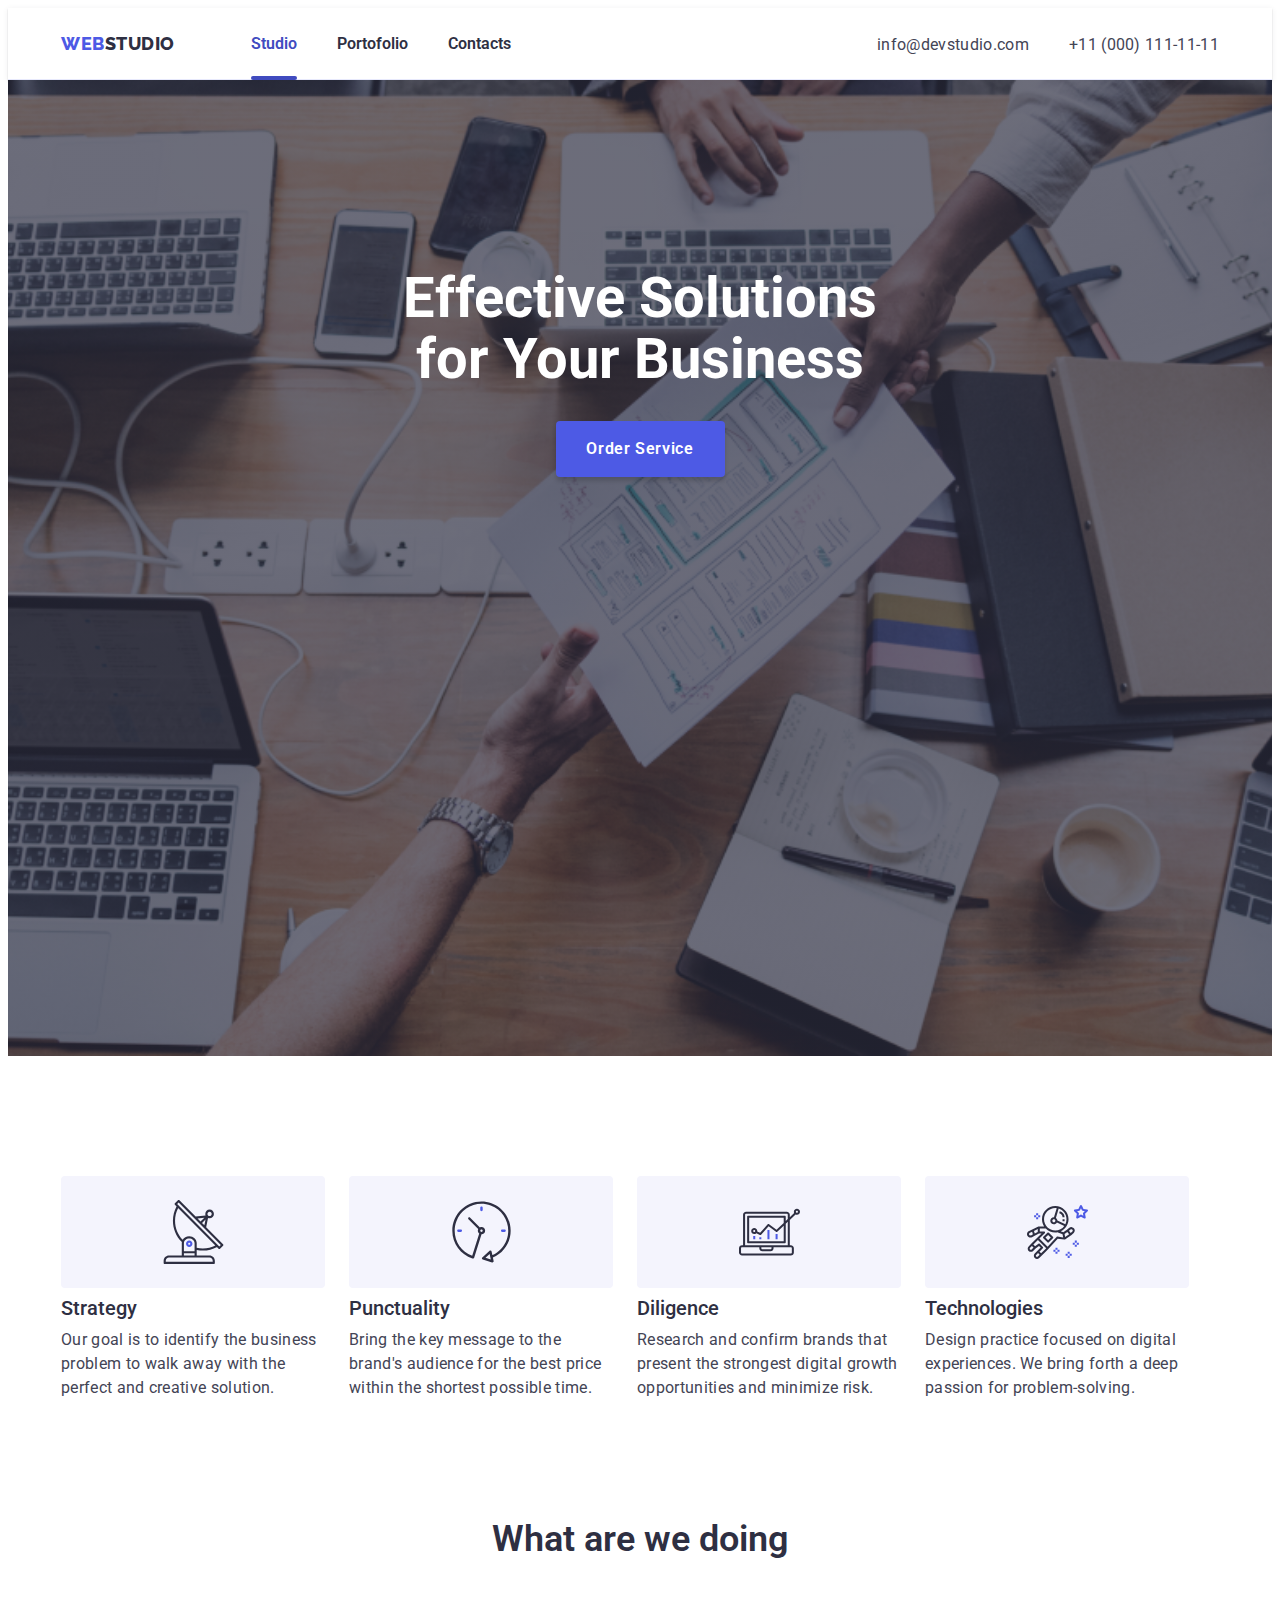
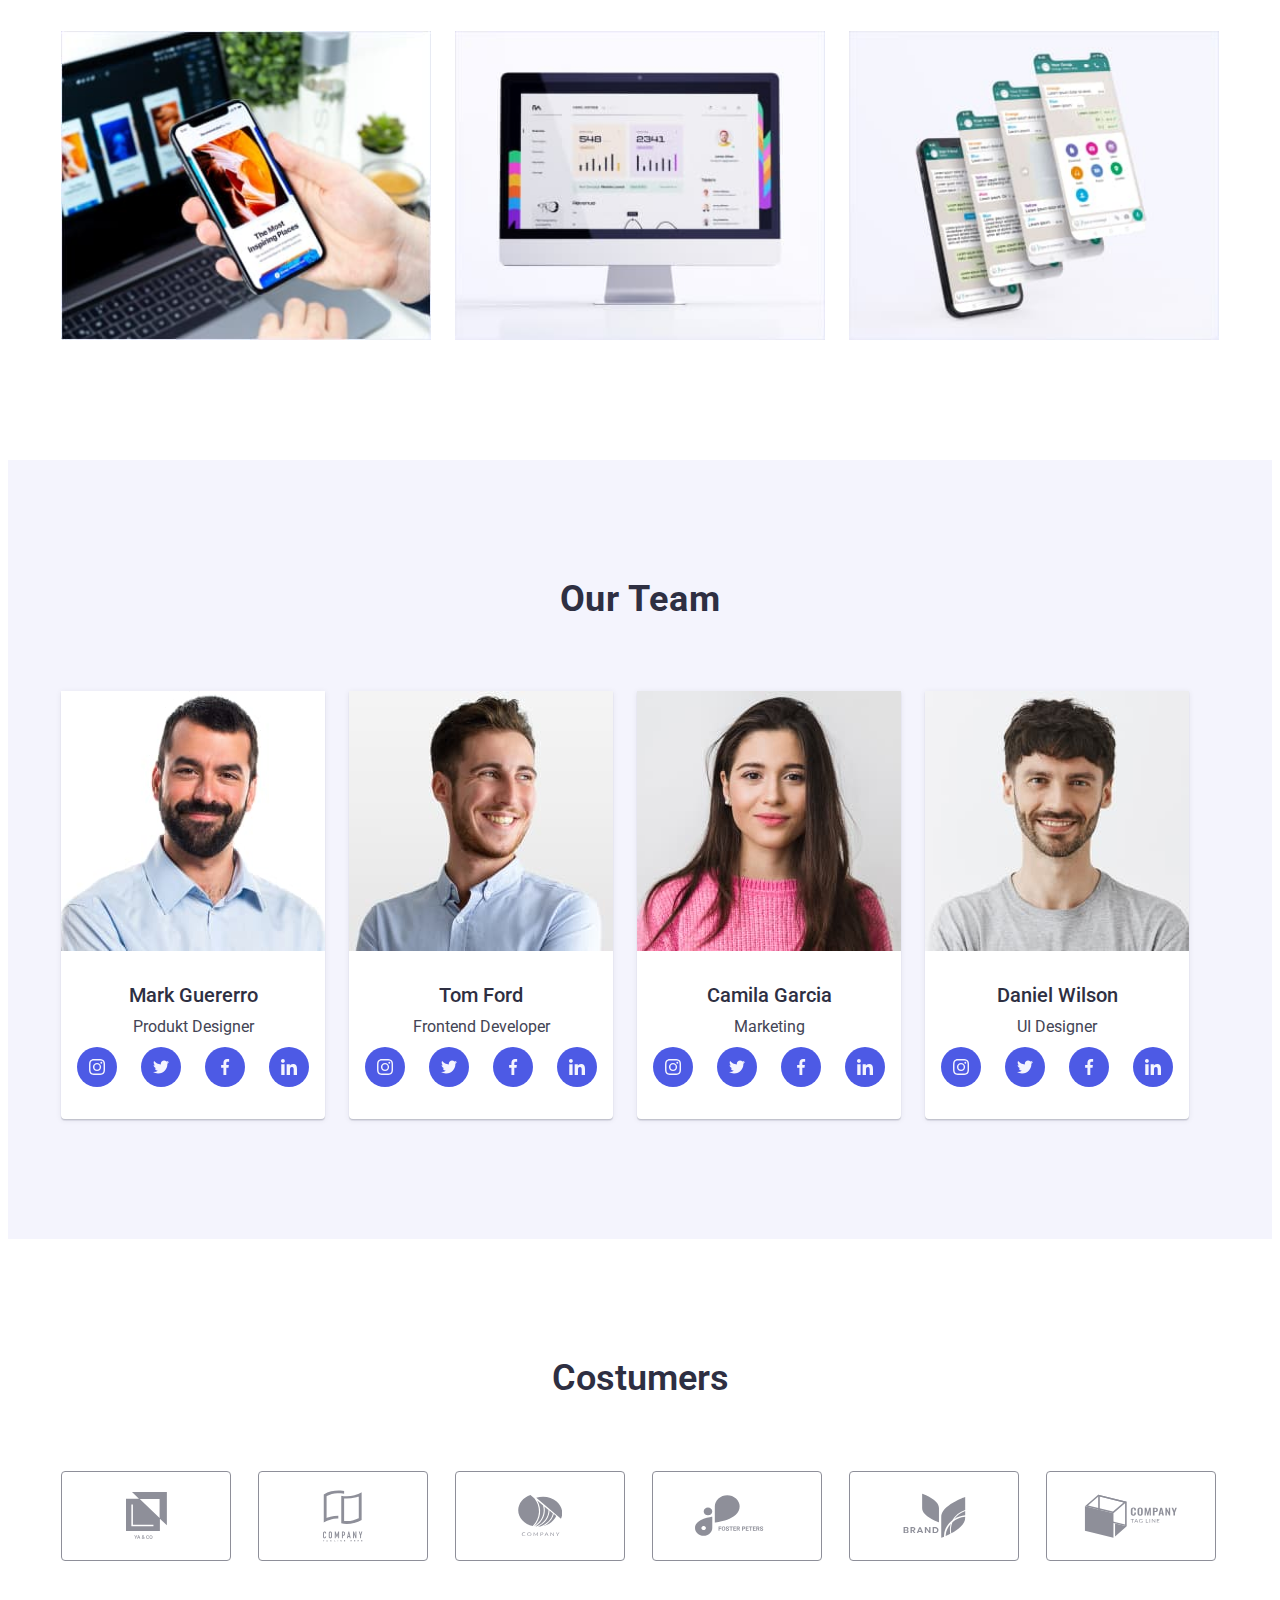
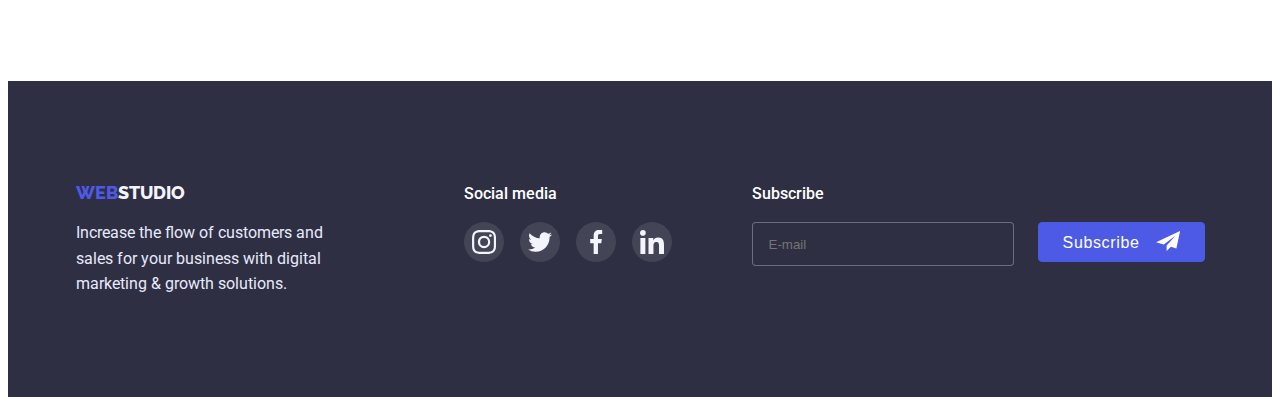
<file: index.html>
<!DOCTYPE html>
<html lang="en">
  <head>
    <meta charset="UTF-8" />
    <meta http-equiv="X-UA-Compatible" content="IE=edge" />
    <meta name="viewport" content="width=device-width, initial-scale=1.0" />
    <title>Studio</title>
    <link
      href="https://fonts.googleapis.com/css2?family=Raleway:wght@800&family=Roboto:wght@400;500;700;900&display=swap"
      rel="stylesheet"
    />
    <link rel="stylesheet" href="https://cdnjs.cloudflare.com/ajax/libs/modern-normalize/1.1.0/modern-normalize.min.css" integrity="sha512-wpPYUAdjBVSE4KJnH1VR1HeZfpl1ub8YT/NKx4PuQ5NmX2tKuGu6U/JRp5y+Y8XG2tV+wKQpNHVUX03MfMFn9Q==" crossorigin="anonymous" referrerpolicy="no-referrer" />
    <link rel="stylesheet" href="./css/mobile.css">
    <link rel="stylesheet" href="./css/tablet.css">
    <link rel="stylesheet" href="./css/desktop.css">
  </head>
  <body>
    <!--Shapka-->
    <header class="header">
    <div class="container">
      <nav class="navigator">
        <a href="./index.html" class="logo"
          >web<span class="studio-up">studio</span></a
        >
        <ul class="menu">
          <li class="menu-item"><a href="./index.html" class="menu-link link current">Studio</a></li>
          <li class="menu-item"><a href="./portfolio.html" class="menu-link link">Portofolio</a></li>
          <li class="menu-item"><a href="" class="menu-link link">Contacts</a></li>
        </ul>
      </nav>
      <ul class="menu-tel-mail">
        <li class="tel-mail-item">
          <a href="mailto:info@devstudio.com" class="tel-mail-link"
            >info@devstudio.com</a
          >
        </li>
        <li class="tel-mail-item">
          <a href="tel:+110001111111" class="tel-mail-link">+11 (000) 111-11-11</a>
        </li>
      </ul>
      <button type="button" class="menu-open is-hidden" data-menu-open >
          <svg class="menu-open-icon" width="30" height="19">
            <use href="./images/icons.svg#icon-hamburger"></use>
          </svg>
        </button> 
      </div>
      <div class="mob-menu is-hidden" data-menu>
        <button type="button" class="mob-close-btn" data-menu-close>
          <svg class="cross-mob-close-button-icon" width="8" height="8">
            <use href="./images/icons.svg#icon-close-black"></use> 
          </svg>
      </button>
          <ul class="mob-menu-list">
            <li class="mob-menu-item"><a href="./index.html" class="mob-menu-link link current">Studio</a></li>
            <li class="mob-menu-item"><a href="./portfolio.html" class="mob-menu-link link">Portofolio</a></li>
            <li class="mob-menu-item"><a href="" class="mob-menu-link link">Contacts</a></li>
          </ul>
      <ul class="mob-mail-tel">
        <li class="mob-menu-mail-tel">
          <a href="tel:+110001111111" class="mob-tel-mail mob-tel"
          >+11 (000) 111-11-11</a>
        </li>
        <li class="mob-menu-mail-tel">
          <a href="mailto:info@devstudio.com" class="mob-tel-mail mob-mail"
            >info@devstudio.com</a
          >
        </li>
      </ul>
      <ul class="mob-social-list list">
        <li class="mob-social-list-item">
          <a class="mob-social-list-link" href="">
            <svg class="mob-social-list-icon" width="24" height="24">
              <use href="./images/icons.svg#icon-instagram"></use>
            </svg>
          </a>
        </li>
        <li class="mob-social-list-item">
          <a class="mob-social-list-link" href="">
            <svg class="mob-social-list-icon" width="24" height="19.5">
              <use href="./images/icons.svg#icon-twitter"></use>
            </svg>
          </a>
        </li>
        <li class="mob-social-list-item">
          <a class="mob-social-list-link" href="">
            <svg class="mob-social-list-icon" width="20" height="24">
              <use href="./images/icons.svg#icon-facebook"></use>
            </svg>
          </a>
        </li>
        <li class="mob-social-list-item">
          <a class="mob-social-list-link" href="">
            <svg class="mob-social-list-icon" width="25" height="20">
              <use href="./images/icons.svg#icon-linkedin"></use>
            </svg>
          </a>
        </li>
      </ul>
      </div>
    </header>
    <!--Dark-->
    <main>
      
     <section class="dark">
        <div class="banner-box">
        <h1 class="title">Effective Solutions for Your Business</h1>
        <button type="button" class="button-order" data-modal-open>Order Service</button>
     </div>
    </section>
      <!--Section 1-->
      
      <section class="features">
        <div class="container">
        <h2 class="visually-hidden">Our work</h2>
        <ul class="section-one">
          <li class="work-item">
            <div class="first-icon-list">
            <svg class="first-icon" width="61" height="64">
              <use href="./images/icons.svg#icon-antenna"></use>
            </svg>
          </div>
            <h3 class="work-titles">Strategy</h3>
            <p class="work-text">
              Our goal is to identify the business problem to walk away with the
              perfect and creative solution.
            </p>
          </li>

          <li class="work-item">
            <div class="first-icon-list">
              <svg class="first-icon" width="61" height="64">
                <use href="./images/icons.svg#icon-clock"></use>
              </svg>
            </div>
            <h3 class="work-titles">Punctuality</h3>
            <p class="work-text">
              Bring the key message to the brand's audience for the best price
              within the shortest possible time.
            </p>
          </li>

          <li class="work-item">
            <div class="first-icon-list">
              <svg class="first-icon" width="61" height="64">
                <use href="./images/icons.svg#icon-diagram"></use>
              </svg>
            </div>
            <h3 class="work-titles">Diligence</h3>
            <p class="work-text">
              Research and confirm brands that present the strongest digital
              growth opportunities and minimize risk.
            </p>
          </li>

          <li class="work-item">
            <div class="first-icon-list">
              <svg class="first-icon" width="61" height="64">
                <use href="./images/icons.svg#icon-astronaut"></use>
              </svg>
            </div>
            <h3 class="work-titles">Technologies</h3>
            <p class="work-text">
              Design practice focused on digital experiences. We bring forth a
              deep passion for problem-solving.
            </p>
          </li>
        </ul>
      </div>
      </section>
    
      <!--Section-2-->
      <section class="second">
        <div class="container"> 
        <h2 class="title-two">What are we doing</h2>
        <ul class="section-two">
          <li class="pct-doing">
            <img
              src="./images/img-for-section2/sellphone-in-a-hand.jpg"
              width="360px"
              alt="Smartphone in hand, open laptop in the background"
            />
          </li>
          <li class="pct-doing">
            <img
              src="./images/img-for-section2/monitor-of-computer.jpg"
              width="360px"
              alt="Computer monitor with statistical data on it"
            />
          </li>
          <li class="pct-doing">
            <img
              src="./images/img-for-section2/four-screens-of-smartphone.jpg"
              width="360px"
              alt="Three screenshots lie on top of each other, and the phone screen is under it. All screens are covered with WhatsApp messages."
            />
          </li>
        </ul>
      </div>
      </section>
      <!--Section 3-->
      <section class="team">
        <div class="container">
        <h2 class="team-title">Our Team</h2>
        <ul class="team-list">
          <li class="team-item">
            <img class="photo-team"
            srcset="
            ./images/photos-of-people/mark.jpg    1x, 
            ./images/photos-of-people/mark-2x.jpg 2x"
              src="./images/photos-of-people/mark.jpg"
              width="264" height="260"
              alt="Mark Guererro.Produkt Designer"
             />
             <div class="team-text">
            <h3 class="name">Mark Guererro</h3>
            <p class="position">Produkt Designer</p>
          <ul class="social-list list">
            <li class="social-list-item">
              <a class="social-list-link" href="">
                <svg class="social-list-icon" width="16" height="16">
                  <use href="./images/icons.svg#icon-instagram"></use>
                </svg>
              </a>
            </li>
            <li class="social-list-item">
              <a class="social-list-link" href="">
                <svg class="social-list-icon" width="16" height="16">
                  <use href="./images/icons.svg#icon-twitter"></use>
                </svg>
              </a>
            </li>
            <li class="social-list-item">
              <a class="social-list-link" href="">
                <svg class="social-list-icon" width="16" height="16">
                  <use href="./images/icons.svg#icon-facebook"></use>
                </svg>
              </a>
            </li>
            <li class="social-list-item">
              <a class="social-list-link" href="">
                <svg class="social-list-icon" width="16" height="16">
                  <use href="./images/icons.svg#icon-linkedin"></use>
                </svg>
              </a>
            </li>
          </ul>
          </div>
          </li>
          

          <li class="team-item">
            <img class="photo-team"
            src="./images/photos-of-people/tom.jpg"
            width="264" height="260"
            alt="Tom Ford.Frontend Developer"
            srcset="
            ./images/photos-of-people/tom.jpg    1x, 
            ./images/photos-of-people/tom-2x.jpg 2x"
            />
            <div class="team-text">
            <h3 class="name">Tom Ford</h3>
            <p class="position">Frontend Developer</p>          
          <ul class="social-list list">
            <li class="social-list-item">
              <a class="social-list-link" href="">
                <svg class="social-list-icon" width="16" height="16">
                  <use href="./images/icons.svg#icon-instagram"></use>
                </svg>
              </a>
            </li>
            <li class="social-list-item">
              <a class="social-list-link" href="">
                <svg class="social-list-icon" width="16" height="16">
                  <use href="./images/icons.svg#icon-twitter"></use>
                </svg>
              </a>
            </li>
            <li class="social-list-item">
              <a class="social-list-link" href="">
                <svg class="social-list-icon" width="16" height="16">
                  <use href="./images/icons.svg#icon-facebook"></use>
                </svg>
              </a>
            </li>
            <li class="social-list-item">
              <a class="social-list-link" href="">
                <svg class="social-list-icon" width="16" height="16">
                  <use href="./images/icons.svg#icon-linkedin"></use>
                </svg>
              </a>
            </li>
          </ul>
          </div>
          </li>
          
          <li class="team-item">
            <img class="photo-team"
            src="./images/photos-of-people/camila.jpg"
            width="264" height="260"
            alt="Camila Garcia.Marketing"
            srcset="
            ./images/photos-of-people/camila.jpg    1x, 
            ./images/photos-of-people/camila-2x.jpg 2x"
            />
            <div class="team-text camila">
            <h3 class="name">Camila Garcia</h3>
            <p class="position">Marketing</p>
          <ul class="social-list list">
            <li class="social-list-item">
              <a class="social-list-link" href="">
                <svg class="social-list-icon" width="16" height="16">
                  <use href="./images/icons.svg#icon-instagram"></use>
                </svg>
              </a>
            </li>
            <li class="social-list-item">
              <a class="social-list-link" href="">
                <svg class="social-list-icon" width="16" height="16">
                  <use href="./images/icons.svg#icon-twitter"></use>
                </svg>
              </a>
            </li>
            <li class="social-list-item">
              <a class="social-list-link" href="">
                <svg class="social-list-icon" width="16" height="16">
                  <use href="./images/icons.svg#icon-facebook"></use>
                </svg>
              </a>
            </li>
            <li class="social-list-item">
              <a class="social-list-link" href="">
                <svg class="social-list-icon" width="16" height="16">
                  <use href="./images/icons.svg#icon-linkedin"></use>
                </svg>
              </a>
            </li>
          </ul>
          </div>
          </li>

          <li class="team-item">
            <img class="photo-team"
              src="./images/photos-of-people/daniel.jpg"
              width="264" height="260"
              alt="Daniel Wilson.UI Designer"
              srcset="
            ./images/photos-of-people/daniel.jpg    1x, 
            ./images/photos-of-people/daniel-2x.jpg 2x"
            />
            <div class="team-text">
            <h3 class="name">Daniel Wilson</h3>
            <p class="position">UI Designer</p>
          <ul class="social-list list">
            <li class="social-list-item">
              <a class="social-list-link" href="">
                <svg class="social-list-icon" width="16" height="16">
                  <use href="./images/icons.svg#icon-instagram"></use>
                </svg>
              </a>
            </li>
            <li class="social-list-item">
              <a class="social-list-link" href="">
                <svg class="social-list-icon" width="16" height="16">
                  <use href="./images/icons.svg#icon-twitter"></use>
                </svg>
              </a>
            </li>
            <li class="social-list-item">
              <a class="social-list-link" href="">
                <svg class="social-list-icon" width="16" height="16">
                  <use href="./images/icons.svg#icon-facebook"></use>
                </svg>
              </a>
            </li>
            <li class="social-list-item">
              <a class="social-list-link" href="">
                <svg class="social-list-icon" width="16" height="16">
                  <use href="./images/icons.svg#icon-linkedin"></use>
                </svg>
              </a>
            </li>
          </ul>
          </div>

          </li>
        </ul>
      </div>   
      </section>
      <section class="customers">
     <div class="container">
        <h2 class="title-three">Costumers</h2>
        <ul class="customers-list">
          <li class="customers-list-item">
            <a class="customers-list-link" href="" >
            <svg class="customers-list-icon" width="41" height="47">
              <use href="./images/icons.svg#icon-group"></use>
            </svg>
          </a>
          </li>
          <li class="customers-list-item">
            <a class="customers-list-link"  href="">
            <svg class="customers-list-icon" width="40" height="52">
              <use href="./images/icons.svg#icon-group-1"></use>
            </svg>
          </a>
          </li>
          <li class="customers-list-item">
            <a class="customers-list-link"  href="">
            <svg class="customers-list-icon" width="44" height="41">
              <use href="./images/icons.svg#icon-group-2"></use>
            </svg>
          </a>
          </li>
          <li class="customers-list-item">
            <a class="customers-list-link" href="">
            <svg  class="customers-list-icon" width="84" height="41">
              <use href="./images/icons.svg#icon-group-3"></use>
            </svg>
          </a>
          </li>
          <li class="customers-list-item">
            <a class="customers-list-link" href="">
            <svg  class="customers-list-icon" width="63" height="45">
              <use href="./images/icons.svg#icon-group-4"></use>
            </svg>
          </a>
          </li>
          <li class="customers-list-item">
            <a class="customers-list-link"  href="">
            <svg class="customers-list-icon" width="94" height="44">
              <use href="./images/icons.svg#icon-group-5"></use>
            </svg>
          </a>
          </li>
          </ul>
          </div>
        </section>
    </main>

   <footer class="the-end">

      <div class="container test">
      <div class="first">        
        <a href="./index.html" class="logo-down"
        >web<span class="studio-down">studio</span></a
      >
      <p class="text">
        Increase the flow of customers and sales for your business with
        digital marketing & growth solutions.
      </p>
    </div>
        <div class="media-container">
          <p class="media-title">Social media</p>
        <ul class="media-list">
          <li class="media-list-item">
            <a href="" class="media-list-link">
            <svg class="media-list-icon" >
              <use href="./images/icons.svg#icon-instagram"></use>
            </svg>
          </a>
          </li>
          <li class="media-list-item">
            <a  href="" class="media-list-link">
            <svg class="media-list-icon">
              <use href="./images/icons.svg#icon-twitter"></use>
            </svg>
          </a>
          </li>
          <li class="media-list-item">
            <a class="media-list-link" href="">
            <svg class="media-list-icon">
              <use href="./images/icons.svg#icon-facebook"></use>
            </svg>
          </a>
          </li>
          <li class="media-list-item">
            <a class="media-list-link" href="">
            <svg class="media-list-icon">
              <use href="./images/icons.svg#icon-linkedin"></use>
            </svg>
          </a>
          </li>
        </ul>
      </div>

        <div class="subscribe-container">
          <p class="subscribe-title">Subscribe</p>
          <div class="subscribe-wrapper">
            <label for="email_for_subscribe" class="subscribe-form-field"></label>
            <input type="email" 
            id="email_for_subscribe"
          class="subscribe-form-input subscribe-footer-input" 
          name="subscribe-email_name"
          placeholder="E-mail"
          required>

          <div class="subscribe-form-btn-wrapper">

            <button type="submit" class="subscribe-btn subscribe-footer">Subscribe
              <svg class="fly-icon" width="24" height="20">
                <use href="./images/icons.svg#icon-send"></use>
            </svg>
          </button>
        </div>
    </div>
  </div>
 </div>
    </footer>
    <div class="backdrop is-hidden" data-modal>
      <div class="modal">
        <button type="button" class="modal-close-btn" data-modal-close>
          <svg class="cross-close-button-icon" width="8" height="8">
            <use href="./images/icons.svg#icon-close-black"></use> 
          </svg>
        </button>
        
        <p class="contact-title">Leave your contacts and we will call you back</p>
        
        <form class="contact-form">
          
          <label for="user_name" class="contact-form-field">
            <span class="contact-form-desk-input">Name</span>
            <div class="contact-form-wrapper">
              <input type="text" 
              id="user_name"
              class="contact-form-input" 
              name="user_name" 
              required pattern="[a-zA-Zа-яА-я]+$"
              minlenght="2">
              <svg class="contact-icon" width="18" height="18">
                <use href="./images/icons.svg#icon-person"></use>
              </svg>
            </div>
          </label>

          <label for="user_phone" class="contact-form-field">
            <span class="contact-form-desk-input">Phone</span>
            <div class="contact-form-wrapper">
              
            <input type="phone" 
            id="user_phone"
            class="contact-form-input" 
            name="user_phone" 
            required>
            <svg class="contact-icon" width="18" height="24">
                <use href="./images/icons.svg#icon-phone"></use>
              </svg>
            </div>
         
          </label>

          <label for="user_email" class="contact-form-field">
            <span class="contact-form-desk-input">Email</span>
            <div class="contact-form-wrapper">
              
            <input type="email"
            id="user_email"
            class="contact-form-input" 
            name="user_email" 
            required>
            <svg class="contact-icon" width="18" height="24">
                <use href="./images/icons.svg#icon-email"></use>
              </svg>

          </div>
          </label>
  
          <span class="contact-form-desk-input">Comment</span>
        
    <textarea 
    name="user_comment" 
    id="comment_area" 
    class="contact-form-comment" 
    placeholder="Text input"></textarea>

    <div class="checkbox">
    <input id="user-policy" type="checkbox" name="checkbox" class="contact-checkbox visually-hidden">
    <label for="user-policy" class="contact-checkbox-text-agree">
      I accept the terms and conditions of the &nbsp;
      <a href="">Privacy Policy</a></label>
  </div>
 
  <div class="contact-form-btn-wrapper">
    <button type="submit" class="contact-form-btn">Send</button>
  </div>
</form>
      </div>
    </div>
    <script src="./js/menu.js"></script>
    <script src="./js/modal.js"></script>
  </body>
</html>
</file>
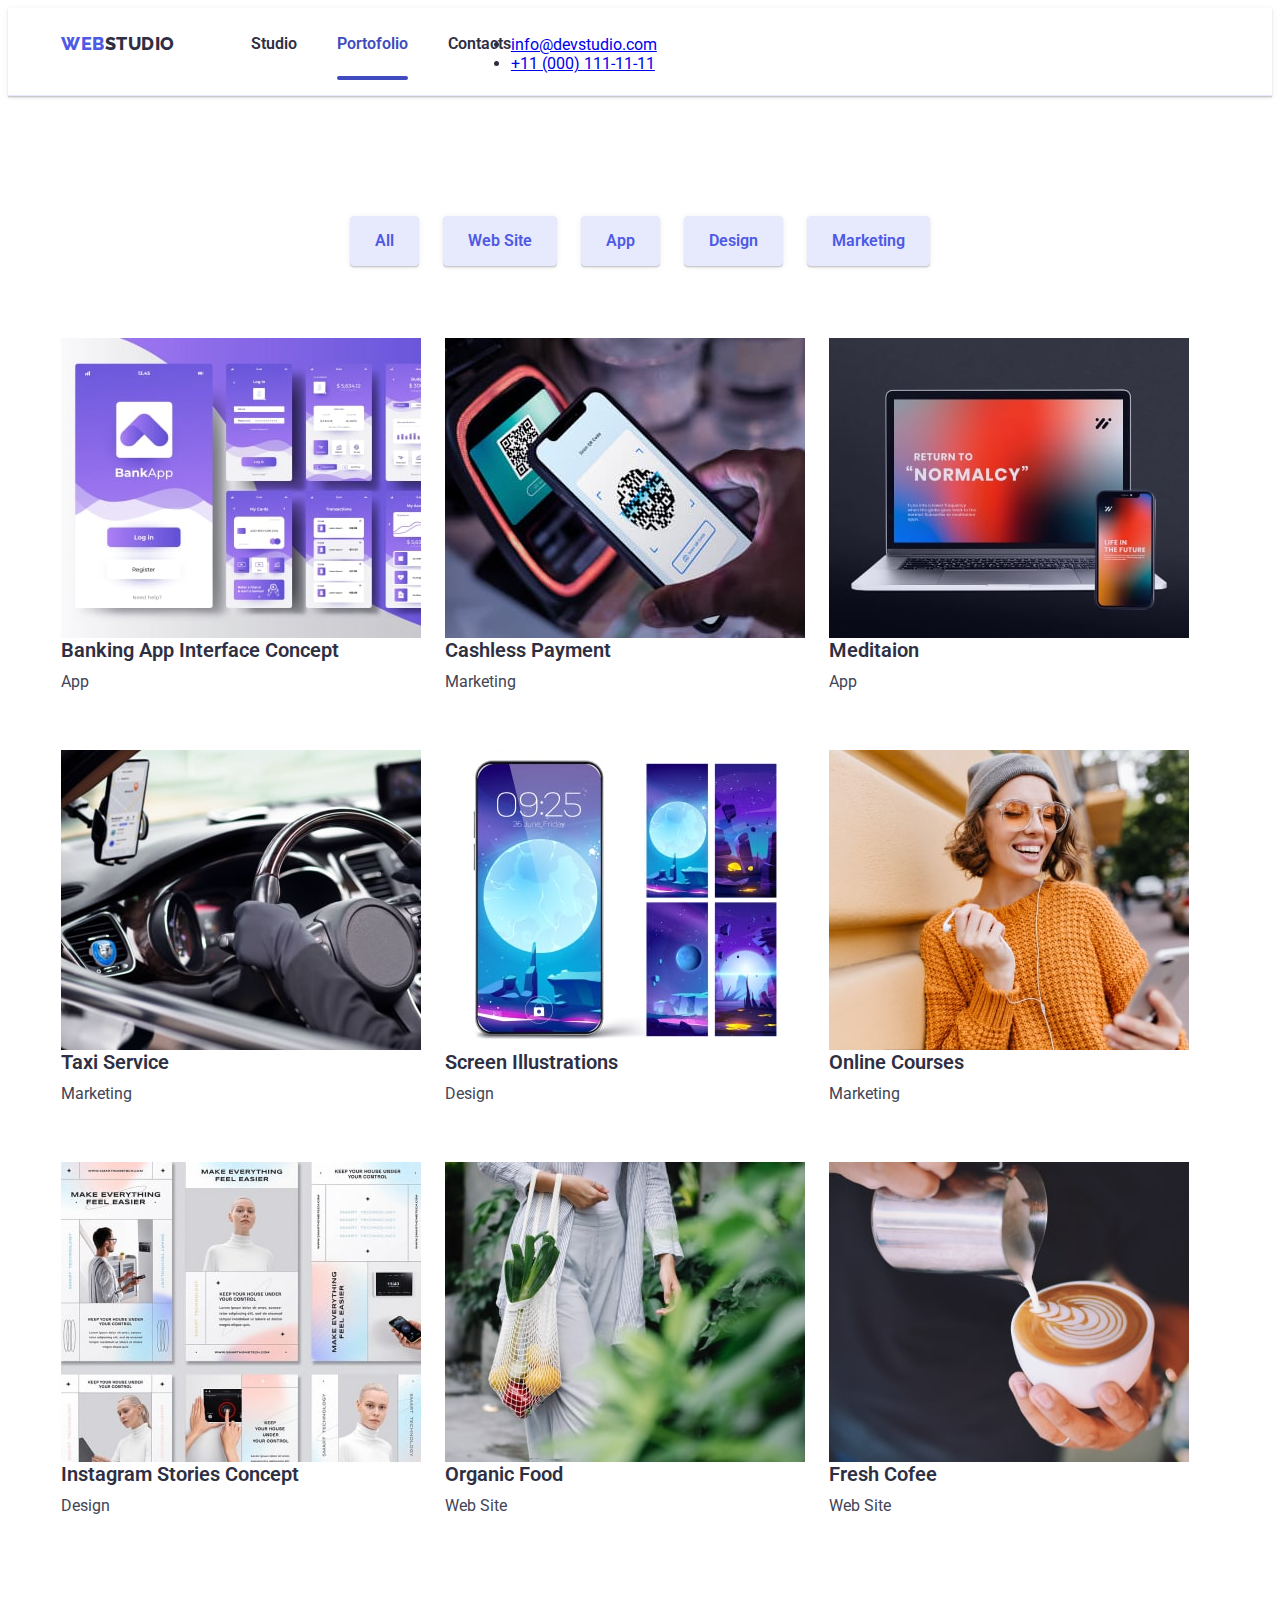
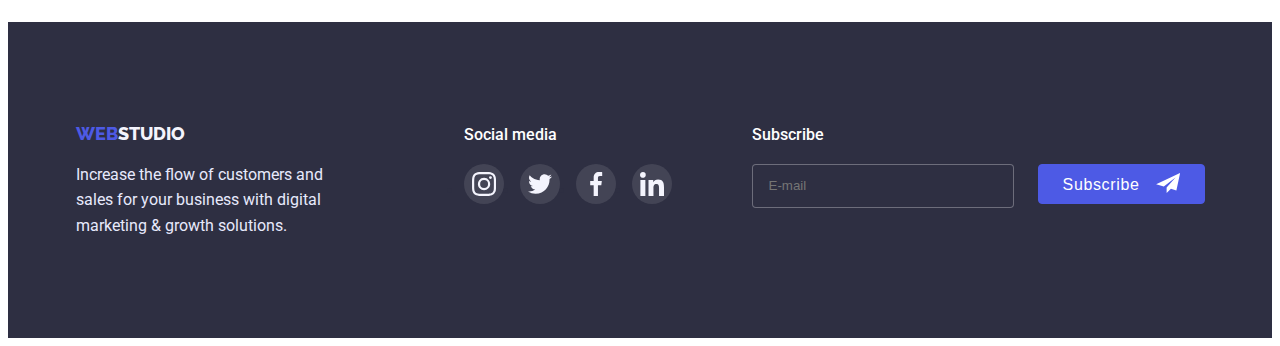
<file: portfolio.html>
<!DOCTYPE html>
<html lang="en">
  <head>
    <meta charset="UTF-8" />
    <meta http-equiv="X-UA-Compatible" content="IE=edge" />
    <meta name="viewport" content="width=device-width, initial-scale=1.0" />
    <title>Portfolio</title>
    <link
      href="https://fonts.googleapis.com/css2?family=Raleway:wght@800&family=Roboto:wght@400;500;700;900&display=swap"
      rel="stylesheet"
    />    
    <link rel="stylesheet" href="https://cdnjs.cloudflare.com/ajax/libs/modern-normalize/1.1.0/modern-normalize.min.css" integrity="sha512-wpPYUAdjBVSE4KJnH1VR1HeZfpl1ub8YT/NKx4PuQ5NmX2tKuGu6U/JRp5y+Y8XG2tV+wKQpNHVUX03MfMFn9Q==" crossorigin="anonymous" referrerpolicy="no-referrer" />
    <link rel="stylesheet" href="./css/mobile.css">
    <link rel="stylesheet" href="./css/tablet.css">
    <link rel="stylesheet" href="./css/desktop.css">
  </head>
  <body>
    <!--Shapka-->
    <header class="header">
      <div class="container"> 
      <nav class="navigator">
        <a href="./index.html" class="logo"
          >web<span class="studio-up">studio</span></a
        >
        <ul class="menu">
          <li class="menu-item"><a href="./index.html" class="menu-link link">Studio</a></li>
          <li class="menu-item"><a href="./portfolio.html" class="menu-link link current">Portofolio</a></li>
          <li class="menu-item"><a href="" class="menu-link">Contacts</a></li>
        </ul>
      </nav>
      <ul class="mail-tel">
        <li class="menu-mail">
          <a href="mailto:info@devstudio.com" class="tel-mail"
            >info@devstudio.com</a
          >
        </li>
        <li>
          <a href="tel:+110001111111" class="tel-mail">+11 (000) 111-11-11</a>
        </li>
      </ul>
      </div>
    </header>
    <main>
      <section class="section-portfolio">
        <div class="container">
        <h1 class="visually-hidden">Portfolio</h1>
        <ul class="buttons">
          <li><button type="button" class="button"><span class="text-button">All</span></button></li>
          <li><button type="button" class="button"><span class="text-button">Web Site</span></button></li>
          <li><button type="button" class="button"><span class="text-button">App</span></button></li>
          <li><button type="button" class="button"><span class="text-button">Design</span></button></li>
          <li><button type="button" class="button"><span class="text-button">Marketing</span></button></li>
        </ul>

        <ul class="cards">
          <li class="card-item">
            <a class="card-link" href="" 
              >
              <div class="card-list-img-wrapper">
                <img class="pct-card"
                src="./images/page2/banking-app.jpg"
                width="360"
                alt="Banking"
              />
              <p class="overlay">
                14 Stylish and User-Friendly App Design Concepts · Task Manager App · Calorie Tracker App · Exotic Fruit Ecommerce App · Cloud Storage App
              </p>
              </div>
              <div class="border-pct">
              <h2 class="card-title">Banking App Interface Concept</h2>
              <p class="card-type">App</p>
            </div>
          </a>
          </li>
          <li class="card-item">
            <a class="card-link" href="" 
              >
              <div class="card-list-img-wrapper">
                <img class="pct-card"
                src="./images/page2/cashless-payments.jpg"
                width="360"
                alt="Payments" 
              />
                          <p class="overlay">
                14 Stylish and User-Friendly App Design Concepts · Task Manager App · Calorie Tracker App · Exotic Fruit Ecommerce App · Cloud Storage App
              </p></div>
              <div class="border-pct">
              <h2 class="card-title">Cashless Payment</h2>
              <p class="card-type">Marketing</p>
            </div></a>
          </li>
          <li class="card-item">
            <a class="card-link" href="" 
              >
              <div class="card-list-img-wrapper"><img class="pct-card"
                src="./images/page2/meditation-app.jpg"
                width="360"
                alt="Meditation" 
              />              <p class="overlay">
                14 Stylish and User-Friendly App Design Concepts · Task Manager App · Calorie Tracker App · Exotic Fruit Ecommerce App · Cloud Storage App
              </p>
            </div>
              <div class="border-pct">
              <h2 class="card-title">Meditaion</h2>
              <p class="card-type">App</p>
            </div>
          </a>
          </li>
          <li class="card-item">
            <a class="card-link" href="" 
              >
              <div class="card-list-img-wrapper"><img class="pct-card"
                src="./images/page2/taxi-service.jpg"
                width="360"
                alt="Taxi Service" 
              />              <p class="overlay">
                14 Stylish and User-Friendly App Design Concepts · Task Manager App · Calorie Tracker App · Exotic Fruit Ecommerce App · Cloud Storage App
              </p>
            </div>
              <div class="border-pct">
              <h2 class="card-title">Taxi Service</h2>
              <p class="card-type">Marketing</p>
            </div>
          </a>
          </li>
          <li class="card-item">
            <a class="card-link" href="" 
              >
              <div class="card-list-img-wrapper"><img class="pct-card"
                src="./images/page2/screen-illustration.jpg"
                width="360"
                alt="Screen Illustration"
              />              <p class="overlay">
                14 Stylish and User-Friendly App Design Concepts · Task Manager App · Calorie Tracker App · Exotic Fruit Ecommerce App · Cloud Storage App
              </p>
            </div>
              <div class="border-pct">
              <h2 class="card-title">Screen Illustrations</h2>
              <p class="card-type">Design</p>
            </div>
          </a>
          </li>
          <li class="card-item">
            
            <a class="card-link" href="" 
              >
              <div class="card-list-img-wrapper"><img class="pct-card"
                src="./images/page2/online-courses.jpg"
                width="360"
                alt="Courses"
              />              <p class="overlay">
                14 Stylish and User-Friendly App Design Concepts · Task Manager App · Calorie Tracker App · Exotic Fruit Ecommerce App · Cloud Storage App
              </p>
            </div>
              <div class="border-pct">
              <h2 class="card-title">Online Courses</h2>
              <p class="card-type">Marketing</p>
            </div>
          </a>
          </li>
          <li class="card-item">
            <a class="card-link" href="" 
              >
              <div class="card-list-img-wrapper"><img class="pct-card"
                src="./images/page2/insta-stiries.jpg"
                width="360"
                alt="Instagram Stories"
              />              <p class="overlay">
                14 Stylish and User-Friendly App Design Concepts · Task Manager App · Calorie Tracker App · Exotic Fruit Ecommerce App · Cloud Storage App
              </p>
            </div>
              <div class="border-pct">
              <h2 class="card-title">Instagram Stories Concept</h2>
              <p class="card-type">Design</p>
            </div>
          </a>
          </li>
          <li class="card-item">
            <a class="card-link" href="" 
              >
              <div class="card-list-img-wrapper"><img class="pct-card"
                src="./images/page2/organic-food.jpg"
                width="360"
                alt="Organic food"
              />              <p class="overlay">
                14 Stylish and User-Friendly App Design Concepts · Task Manager App · Calorie Tracker App · Exotic Fruit Ecommerce App · Cloud Storage App
              </p>
            </div>
              <div class="border-pct">
              <h2 class="card-title">Organic Food</h2>
              <p class="card-type">Web Site</p>
            </div>
          </a>
          </li>
          <li class="card-item">
            <a class="card-link" href="" 
              >
              <div class="card-list-img-wrapper"><img class="pct-card"
                src="./images/page2/fresh-coffee.jpg"
                width="360"
                alt="Fresh Coffee"
              />              <p class="overlay">
                14 Stylish and User-Friendly App Design Concepts · Task Manager App · Calorie Tracker App · Exotic Fruit Ecommerce App · Cloud Storage App
              </p>
            </div>
              <div class="border-pct">
              <h2 class="card-title">Fresh Cofee</h2>
              <p class="card-type">Web Site</p>
            </div>
          </a>
          </li>
        </ul>
      </div>
      </section>
    </main>
    <footer class="the-end">
      <div class="container test" >
       
      <div class="first">        
        <a href="./index.html" class="logo-down"
        >web<span class="studio-down">studio</span></a
      >
      <p class="text">
        Increase the flow of customers and sales for your business with
        digital marketing & growth solutions.
      </p>
    </div>
     
        <div class="media-container">
          <p class="media-title">Social media</p>
        <ul class="media-list">
          <li class="media-list-item">
            <a href="" class="media-list-link">
            <svg class="media-list-icon" >
              <use href="./images/icons.svg#icon-instagram"></use>
            </svg>
          </a>
          </li>
          <li class="media-list-item">
            <a  href="" class="media-list-link">
            <svg class="media-list-icon">
              <use href="./images/icons.svg#icon-twitter"></use>
            </svg>
          </a>
          </li>
          <li class="media-list-item">
            <a class="media-list-link" href="">
            <svg class="media-list-icon">
              <use href="./images/icons.svg#icon-facebook"></use>
            </svg>
          </a>
          </li>
          <li class="media-list-item">
            <a class="media-list-link" href="">
            <svg class="media-list-icon">
              <use href="./images/icons.svg#icon-linkedin"></use>
            </svg>
          </a>
          </li>
        </ul>
      </div>
      <div class="subscribe-container">
<p class="subscribe-title">Subscribe</p>
<div class="subscribe-wrapper">
        <label for="" class="subscribe-form-field"></label>
          <input type="email" 
          class="subscribe-form-input" 
          name="subscribe-email_name"
          placeholder="E-mail"
          required>

          <div class="subscribe-form-btn-wrapper">

            <button type="submit" class="subscribe-btn">Subscribe
              <svg class="fly-icon" width="24" height="20">
                <use href="./images/icons.svg#icon-send"></use>
            </svg>
          </button>
        </div> 
    </div>
</div>
    </div>
    
    </footer>
  </body>
</html>
</file>
<file: css/mobile.css>
/*Page1 - index*/

:root {
  --brand-color: #2e2f42;
  --brand-background-color: #ffffff;
  --transition-duration: 250ms;
  --animation-timing-function: cubic-bezier(0.4, 0, 0.2, 1);
  

}

/* * {
  margin: 0;
  padding: 0;
  list-style: none;
  box-sizing: border-box;
} */

p, h1, h2, h3, h4, h5, h6 {
  margin: 0;
}

ul, ol {
  margin: 0;
  padding-left: 0;
}
button {
  border: none;
}

img {
  display: block;
  width: 100%;
  height: auto;
}

.container {
  max-width: 426px;
  padding-left: 15px;
  padding-right: 15px;
  margin-left: auto;
  margin-right: auto;

}

body {
  font-family: "Roboto", sans-serif;
  background: var(--brand-background-color);
  color: var(--brand-color);
}

header {
  padding-top: 24px;
  padding-bottom: 16px;
  border-bottom: #E7E9FC solid 1px;
  box-shadow: 0px 2px 1px rgba(46, 47, 66, 0.08),
   0px 1px 1px rgba(46, 47, 66, 0.16),
   0px 1px 6px rgba(46, 47, 66, 0.08);
}

.header > .container {
  display: flex;
  gap: 240px;
}

.logo {
  color: #4d5ae5;
  font-family: "Raleway", sans-serif;
  font-weight: 800;
  font-size: 18px;
  line-height: 1.3;
  letter-spacing: 0.03em;
  text-decoration: none;
  text-transform: uppercase;
  
}

.studio-up {
  color: var(--brand-color);
  
}


.menu {
  display: none;

}

.menu-tel-mail {
  display: none;

}

.menu-open {
  background-color: #FFFFFF;
  /* display: inline-flex; */

}

.mob-menu.is-hidden {
  opacity: 0;
  visibility: hidden;
  pointer-events: none;
}

.mob-menu {
  position: fixed;
  z-index: 1;
  top: 0;
  right: 0;
  width: 100%;
  height: 100%;
  background-color: #ffffff;
  display: flex;
  flex-direction: column;
  overflow: auto;
  padding: 40px;
  margin-bottom: auto;
}

.mob-close-btn {
  position: absolute;
  top: 40px;
  right: 40px;
  display: flex;
  justify-content: center;
  align-items: center;
  width: 24px;
  height: 24px;
  background-color: #E7E9FC;
  border-radius: 50%;
  border: 1px solid rgba(0, 0, 0, 0.1);
  padding: 0;
  cursor: pointer;
  transition: background-color var(--transition-duration) var(--animation-timing-function);
}

.mob-close-btn:hover,
.mob-close-btn:focus {
  background-color: #404BBF;
}


.mob-close-btn:hover .cross-mob-close-button-icon,
.mob-close-btn:focus .cross-mob-close-button-icon {
  fill: var(--brand-background-color);  
}

.cross-close-button-icon {
  transition: fill var(--transition-duration) var(--animation-timing-function);

}
.mob-menu-list {
  list-style-type: none;
  padding-top: 40px;
  margin-bottom: auto;

}

.mob-menu-item {
  font-weight: 700;
font-size: 36px;
line-height: 1.1;
  
}

.mob-menu-item:not(:last-child) {
  margin-bottom: 40px;
  
}

.mob-menu-link {
  color: #434455;
  text-decoration: none; 
  transition: color var(--transition-duration) 
  var(--animation-timing-function);
  
}

.mob-menu-link:hover,
.mob-menu-link:focus {
    color: #4d5ae5;

}

.mob-mail-tel {
  list-style-type: none;
  margin-bottom: 48px;
}

.mob-menu-mail-tel:not(:last-child) {
  margin-bottom: 40px;
  
}
.mob-mail {
  font-weight: 500;
font-size: 20px;
line-height: 1.2;
}

.mob-tel {
  font-weight: 600;
  font-size: 36px;
  line-height: 1.1;

}

.mob-tel-mail {
  color: #434455;
  text-decoration: none;
  transition: color var(--transition-duration) 
  var(--animation-timing-function);
}

.mob-tel-mail:hover,
.mob-tel-mail:focus {
    color: #4d5ae5;

}

.mob-social-list {
  display: flex;
  gap: 56px;
  list-style-type: none;

}

.mob-social-list-link {
 display: flex;
 justify-content: center;
 align-items: center;
width: 40px;
height: 40px;
border-radius: 50%;
background-color: #4D5AE5;
transition: background-color var(--transition-duration) var(--animation-timing-function);

}

.mob-social-list-link:hover,
.mob-social-list-link:focus {
 background-color: #404BBF;

}



/*------MOBAIL-DARK-----*/

.dark {
  background-color: #2e2f42;
    height: 432px;
  padding: 112px 0;
    background-image: linear-gradient(
  rgba(46, 47, 66, 0.7),
  rgba(46, 47, 66, 0.7)
  ),
url('../images/pct-mob/Dark-bg-mob.jpg');
background-repeat: no-repeat;
background-position: center;
background-size: cover;
margin-left: auto;
margin-right: auto;
}

@media (min-device-pixel-ratio: 2),
(-webkit-min-device-pixel-ratio: 2),
(min-resolution: 192dpi),
(min-resolution: 2dppx) {
  .dark {
    background-image: linear-gradient(
  rgba(46, 47, 66, 0.7),
  rgba(46, 47, 66, 0.7)
  ),
url('../images/pct-mob/Dark-bg-mob-2x.jpg');
}
}

.title {
  color: var(--brand-background-color);
  font-weight: 600px;
  font-size: 36px;
  line-height: 1.1;
  text-align: center;
  max-width: 318px;
  margin: 0 auto 72px;
}

.button-order {
  min-width: 169px;
  height: 56px;
  font-family: "Roboto", sans-serif;
  color: var(--brand-background-color);
  background-color: #4d5ae5;
  font-weight: 600;
  font-size: 16px;
  line-height: 1.2;
  letter-spacing: 0.04em;
  cursor: pointer;
  box-shadow: 0px 4px 4px rgba(0, 0, 0, 0.15);
  border-radius: 4px;
  display: block;
  margin: 0 auto;
  transition: background-color var(--transition-duration) var(--animation-timing-function),
  box-shadow var(--transition-duration) var(--animation-timing-function);
  
}

  
.button-order:hover,
.button-order:focus {
  background-color: #404bbf;
  box-shadow: 0px 4px 4px rgba(0, 0, 0, 0.15);
}


/*-----MOBILE-SECTION-ONE------*/


.features {
  padding: 96px 0;
}

.section-one {
  list-style-type: none;
}
.first-icon-list {
display: none;

}

.work-titles {
 color: var(--brand-color);
  font-weight: 600;
  font-size: 36px;
  line-height: 1.2;
  text-align: center;
  
}

.work-text {
  color: #434455;
  font-size: 16px;
  line-height: 1.5;
  letter-spacing: 0.02em;
  margin-top: 8px;
 
}

.work-item:not(:last-child) {
  margin-bottom: 72px;
}


/*-----------MOBILE-WHAT-ARE-WE-DOING----------*/

.second {
  display: none;
}


/*-----------MOBILE-TEAM----------*/

.team {
  background: #F4F4FD;
  padding: 96px 0 128px 0;
 
}

.team-title {
  color: var(--brand-color);
  font-weight: 700;
  font-size: 36px;
  line-height: 1.1;
  margin: 0 auto;
  text-align: center;
 margin-bottom: 72px;
  letter-spacing: 0.02em;

}

.team-list {  
  list-style-type: none;
  
}

.team-item {
  max-width: 264px;
  margin: 0 auto;
  background-color: var(--brand-background-color);
  border-radius: 0px 0px 4px 4px;
  box-shadow: 0px 1px 6px rgba(46, 47, 66, 0.08),
   0px 1px 1px rgba(46, 47, 66, 0.16),
   0px 2px 1px rgba(46, 47, 66, 0.08);
}

.team-item:not(:last-child) {
  margin-bottom: 72px;
}

.team-text {
  padding: 32px 0;

}

.name {
  color: var(--brand-color);
  background-color: var(--brand-background-color);
  font-weight: 500;
  font-size: 20px;
  line-height: 1.2;
  margin-bottom: 8px;
  text-align: center;
}

.position {
  color: #434455;
  background-color: var(--brand-background-color);
  font-weight: 400;
  font-size: 16px;
  line-height: 1.5;
  text-align: center;
}

.social-list {
  display: flex;
  justify-content: center;
  gap: 24px;
  list-style-type: none;
 margin-top: 8px;

}

.social-list-link {
 display: flex;
 justify-content: center;
 align-items: center;
width: 40px;
height: 40px;
border-radius: 50%;
background-color: #4D5AE5;
transition: background-color var(--transition-duration) var(--animation-timing-function);

}

.social-list-link:hover,
.social-list-link:focus {
 background-color: #404BBF;

}

/*-----MOBILE-CUSTOMERS------*/
/* .container > .container-2 {
  margin: 96px 0 72px;
  
} */

.customers {
  padding: 96px 0 72px;

}

.title-three {
  color: var(--brand-color);
  font-weight: 600;
  font-size: 36px;
  line-height: 1.1;
  text-align: center;
}

.customers-list {
  display: flex;
  justify-content: center;
  flex-wrap: wrap;
  row-gap: 72px;
  column-gap: 16px;
 list-style-type: none;
 margin-top: 72px;
}

.customers-list-item {
  width: calc( ( 100% - 16px ) / 2 );
 
}

.customers-list-link { 
 display: flex;
 justify-content: center;
 align-items: center;
 border: 1px solid #8E8F99;
border-radius: 4px;
height: 88px;
fill: #8E8F99;
transition: border-color var(--transition-duration) var(--animation-timing-function), 
fill var(--transition-duration) var(--animation-timing-function);
}

.customers-list-link:hover,
.customers-list-link:focus {
  border-color: #404BBF;
  fill: #404BBF;
}

/* .no-scroll {
  overflow: hidden;
} */

/*MOBILE-Page-Portfolio*/

.visually-hidden {
  position: absolute;
  white-space: nowrap;
  width: 1px;
  height: 1px;
  overflow: hidden;
  border: 0;
  padding: 0;
  clip: rect(0 0 0 0);
  clip-path: inset(50%);
  margin: -1px;
} 

.section-portfolio {
  padding-bottom: 96px;

}

.buttons {
  list-style-type: none;
  display: flex;
  gap: 24px;
  justify-content: center;
  margin-bottom: 72px;
  margin-top: 120px;
}


.button {
  font-family: "Roboto", sans-serif;
  color: #4d5ae5;
  background: #e7e9fc;
  font-weight: 600;
  font-size: 16px;
  line-height: 1.5;
  cursor: pointer;
  border: 1px solid #E7E9FC;
  box-shadow: 0px 2px 1px rgba(46, 47, 66, 0.08), 0px 1px 1px rgba(46, 47, 66, 0.16), 0px 1px 6px rgba(46, 47, 66, 0.08);
  border-radius: 4px;
  padding: 12px 24px;
  transition: color var(--transition-duration) var(--animation-timing-function),
   background-color var(--transition-duration) var(--animation-timing-function),
   box-shadow var(--transition-duration) var(--animation-timing-function);
}


.button:hover,
.button:focus {
  color: var(--brand-background-color);
  background-color: #4d5ae5;
  box-shadow: 0px 4px 4px rgba(0, 0, 0, 0.15);

}

.cards {
  list-style-type: none;
  display: flex;
  flex-wrap: wrap;
  column-gap: 24px;
  row-gap: 48px;
  
}

.card-link {
 display: block;
 text-decoration: none;
 position: relative;
 
 }

.card-link:hover {
  box-shadow: 0px 1px 6px rgba(46, 47, 66, 0.08);
}

.pct-card {
  display: block;
  max-width: 100%;
  height: auto;
  
}
.card-list-img-wrapper {
position: relative;
display: block;
overflow: hidden;
}

.overlay {
position: absolute;
top: 0;
right: 0;
height: 100%;
width: 100%;
transform: translate(0, 100%);
font-weight: 400;
font-size: 16px;
line-height: 1.5;
background: #4D5AE5;
color: #F4F4FD;
padding: 40px 32px 164px 32px;
transition: transform 250ms linear;

}

.card-link:hover .overlay,
.card-link:focus .overlay {
transform: translate(0, 0);
}

.card-title {
  color: var(--brand-color);
  font-weight: 600;
  font-size: 20px;
  line-height: 1.2;
  margin-bottom: 8px;
}

.card-type {
  color: #434455;
  font-size: 16px;
  line-height: 1.5;
  margin-bottom: 8px;
}



/*MOBILE-FOOTER*/

.the-end {
background-color: var(--brand-color);
padding: 100px 0; 


}

.test {
display: flex;
flex-wrap: wrap;
justify-content: center;
gap: 72px;

}

.first {
  text-align: center;
}

.logo-down {
  color: #4d5ae5;
  font-family: "Raleway", sans-serif;
  font-weight: 800;
  font-size: 18px;
  line-height: 1.3;
  text-decoration: none;
  text-transform: uppercase;
}

.studio-down {
  color: #f4f4fd;
}

.text {
  color: #e7e9fc;
  font-size: 16px;
  line-height: 1.6;
  width: 268px;
  margin: 0 auto;
  margin-top: 16px;
  text-align: left;
}

.media-title {
  text-align: center;
  color: #FFFFFF;
  font-weight: 500;
font-size: 16px;
line-height: 1.6;
margin-bottom: 16px;
}

.media-list {
  display: flex;
  justify-content: center;
  gap: 16px;
 
}


.media-list-link { 
 display: flex;
 justify-content: center;
 align-items: center;
width: 40px;
height: 40px;
border-radius: 50%;
background-color: rgba(255, 255, 255, 0.1);
transition: background-color var(--transition-duration) var(--animation-timing-function);
}

.media-list-link:hover,
.media-list-link:focus {
 background-color: #31D0AA;
}

.media-list-icon {
  width: 24px;
  height: 24px;
}


.subscribe-title {
  color: #FFFFFF;
  font-weight: 500;
font-size: 16px;
line-height: 1.6;
text-align: center;
margin-bottom: 16px;

}


.subscribe-form-input:focus + .fly-icon {
  fill: #4D5AE5;
}

.subscribe-form-input {
  display: flex;
  width: 396px;
  height: 40px;
  border: 1px solid rgba(255, 255, 255, 0.3);
  border-radius: 4px;
  padding-left: 16px;
  color: rgba(255, 255, 255, 0.6);
  background-color: var(--brand-color);
  transition: border-color var(--animation-timing-function), var(--transition-duration);
  margin-bottom: 16px;

}

.subscribe-form-input:focus {
  outline: none;
  border-color: #4D5AE5;
}


.subscribe-form-btn-wrapper {
 display: flex;
}


.subscribe-btn {
  display: flex;
  min-width: 165px;
  height: 40px;
  color: var(--brand-background-color);
  background-color: #4D5AE5;
  font-weight: 500;
  font-size: 16px;
  line-height: 1.5;
  letter-spacing: 0.04em;
  text-align: center;
  border: none;
  border-radius: 4px;
  cursor: pointer;
  border: 1px solid #4D5AE5;
  transition: background-color var(--transition-duration) var(--animation-timing-function),
  border-color var(--transition-duration) var(--animation-timing-function);
 margin-left: 24px;
 padding: 8px 24px;
 gap: 16px;
 margin: 0 auto;
}
  
.subscribe-btn:hover,
.subscribe-btn:focus {
  outline: none;
  background-color: #404bbf;
  border-color: #404BBF;
  
}



.subscribe-form-field::placeholder {
  color: rgba(117, 117, 117, 0.5);
  font-weight: 400;
font-size: 12px;
line-height: 2;

}


/*Modal Window*/



.backdrop {
  position: fixed;
  top: 0;
  left: 0;
  width: 100%;
  height: 100%;
  z-index: 100;
  background-color: rgba(46, 47, 66, 0.4);
  transition: opacity var(--transition-duration) var(--animation-timing-function),
  visibility var(--transition-duration) var(--animation-timing-function);
}

.backdrop.is-hidden {
  opacity: 0;
  visibility: hidden;
  pointer-events: none;
}

.modal {
  position: absolute;
  top: 50%;
  left: 50%;
  transform: translate(-50%, -50%);
  width: 392px;
  background: #FCFCFC;
  padding: 72px 16px 24px 16px;
}

.modal-close-btn {
  position: absolute;
  top: 24px;
  right: 24px;
  display: flex;
  justify-content: center;
  align-items: center;
  width: 24px;
  height: 24px;
  background-color: #E7E9FC;;
  border-radius: 50%;
  border: 1px solid rgba(0, 0, 0, 0.1);
  padding: 0;
  cursor: pointer;
  transition: background-color var(--transition-duration) var(--animation-timing-function);
}

.modal-close-btn:hover,
.modal-close-btn:focus {
  background-color: #404BBF;
}


.modal-close-btn:hover .cross-close-button-icon,
.modal-close-btn:focus .cross-close-button-icon {
  fill: var(--brand-background-color);  
}

.cross-close-button-icon {
  transition: fill var(--transition-duration) var(--animation-timing-function);

}

.contact-title {
  font-weight: 500;
font-size: 16px;
line-height: 1.5;
color: #2E2F42;
  text-align: center;
  margin-bottom: 16px;
  letter-spacing: 0.02em;
}



.contact-form {
  display: flex;
  flex-direction: column;  
}

.contact-form-input {
  width: 100%;
  height: 40px;
  border: 1px solid rgba(33, 33, 33, 0.2);
  border-radius: 4px;
  color: #000000;
  transition: border-color var(--animation-timing-function), var(--transition-duration);
}

.contact-form-input:focus {
  outline: none;
  border-color: #4D5AE5;
}


.contact-form-field {
  margin-bottom: 8px;
}

.contact-form-wrapper {
  position: relative;
  display: block;
}

.contact-icon {
  position: absolute;
  display: block;
  top: 50%;
  left: 12px;
  transform: translateY(-50%);
  transition: fill var(--animation-timing-function), var(--transition-duration);
}

.contact-form-input:focus + .contact-icon {
fill: #4D5AE5;

}

.contact-form-desk-input {
  display: block;
  font-size: 12px;
  font-weight: 400;
  line-height: 1.2;
  color: #8E8F99;
  margin-bottom: 4px;

}


.contact-form-comment {
width: 100%;
height: 120px;
resize: none;
padding: 8px 16px;
border: 1px solid rgba(33, 33, 33, 0.2);
border-radius: 4px;
transition: border-color var(--animation-timing-function), 
var(--transition-duration);
margin-bottom: 16px;

}

.contact-form-comment::placeholder {
  color: rgba(117, 117, 117, 0.5);
  font-weight: 400;
font-size: 12px;
line-height: 1.3;

}


.contact-form-comment:focus {
  outline: none;
  border-color: #4D5AE5;

}

/*.contact-checkbox {}*/

.checkbox {
    display: flex;
  align-items: center;
  justify-content: center;
}


.contact-checkbox-text-agree {
  display: flex;
  align-items: center;
  justify-content: center;
font-weight: 400;
font-size: 12px;
line-height: 1.3;
letter-spacing: 0.04em;
color: #757575;
 margin-bottom: 24px;

}


.contact-checkbox-text-agree::before {
  display: flex;
  align-items: center;
  justify-content: center;
  width: 16px;
  height: 16px;
  border: 1.25px solid #000000;
  border-radius: 2px;
  cursor: pointer;
  content: '';
  margin-right: 8px;
  transition: border-color var(--animation-timing-function), 
var(--transition-duration);
 
}

.contact-checkbox:checked:focus + .contact-checkbox-text-agree::before {
  background-image: url("data:image/svg+xml;charset=UTF-8,%3csvg xmlns='http://www.w3.org/2000/svg' viewBox='0 0 16 16'%3e%3cpath fill='%23F4F4FD' d='M11.46 4.49a.916.916 0 0 1 .61-.223.913.913 0 0 1 .607.23.78.78 0 0 1 .262.556.773.773 0 0 1-.23.567l-4.655 5.374a.878.878 0 0 1-.284.188.937.937 0 0 1-.976-.167L3.707 8.166a.812.812 0 0 1-.203-.262.756.756 0 0 1 .18-.9.884.884 0 0 1 .292-.178.94.94 0 0 1 .684.011.878.878 0 0 1 .284.187l2.443 2.254 4.052-4.765a.305.305 0 0 1 .023-.024h-.001Z'/%3e%3c/svg%3e");
  border-color: #404BBF;
  background-color: #404BBF;
  background-size: contain;

}


.contact-form-btn-wrapper {
  display: flex;
  justify-content: center;
  column-gap: 10px;
  
}

.contact-form-btn {
  min-width: 169px;
  height: 56px;
  color: var(--brand-background-color);
  background-color: #4D5AE5;
  font-weight: 500;
  font-size: 16px;
  line-height: 1.5;
  letter-spacing: 0.04em;
  text-align: center;
  border: none;
  border-radius: 4px;
  cursor: pointer;
  border: 1px solid #4D5AE5;
  box-shadow: 0px 4px 4px rgba(0, 0, 0, 0.15);
  transition: background-color var(--transition-duration) var(--animation-timing-function),
  box-shadow var(--transition-duration) var(--animation-timing-function) ;
}
  
.contact-form-btn:hover,
.contact-form-btn:focus {
  background-color: #404bbf;
  box-shadow: 0px 4px 4px rgba(0, 0, 0, 0.15);
}
</file>
<file: css/tablet.css>
@media screen and (min-width: 768px) and (max-width: 1199px) {
  .container {
    max-width: 768px;
  }

/*--------TABLET-NAVIGATOR------*/


.header > .container  {
gap: 0;

}

.navigator {
display: flex;
align-items: center;
gap: 123px;

}

.menu {
list-style-type: none;
display: flex;
gap: 40px;

}

.menu-item {
position: relative;

}

.menu-link {
color: var(--brand-color);
font-weight: 500;
font-size: 16px;
line-height: 1.5;
text-decoration: none;
transition: color var(--transition-duration) var(--animation-timing-function);

}

.menu-link:hover,
.menu-link:focus {
color: #4d5ae5;

}

.menu-link.current {
color: #404bbf;
}

.menu-link.current::after {
content: "";
position: absolute;
left: 0;
bottom: -100%;
width: 100%;
height: 4px;
border-radius: 2px;
display: block;
background-color: #404bbf;

}

.menu-tel-mail {
  list-style-type: none;
display: block;
margin-left: 118px;
 
}

.tel-mail-link {
color: #434455;
font-weight: 400;
font-size: 12px;
line-height: 1.3;
letter-spacing: 0.04em;
text-decoration: none; 
transition: color var(--transition-duration) var(--animation-timing-function);

}

.tel-mail-link:hover,
.tel-mail-link:focus {
color: #4d5ae5;

}

.menu-open {
display: none;
}


/*-----TABLET-SECTION-DARK------*/

.dark {
height: 436px;
padding-bottom: 108px;
background-image: linear-gradient(
  rgba(46, 47, 66, 0.7),
  rgba(46, 47, 66, 0.7)
  ),
url('../images/pct-tablet/Dark-bg-tablet.jpg');

}

@media (min-device-pixel-ratio: 2),
(-webkit-min-device-pixel-ratio: 2),
(min-resolution: 192dpi),
(min-resolution: 2dppx) {
.dark {
  background-image: linear-gradient(
rgba(46, 47, 66, 0.7),
rgba(46, 47, 66, 0.7)
),
url('../images/pct-tablet/Dark-bg-tab-2x.jpg');
}
}

.title {
font-size: 56px;
max-width: 494px;
margin-bottom: 40px;
}


/*-----TABLET-SECTION-ONE------*/
.section-one {
display: flex;
flex-wrap: wrap;
row-gap: 72px;
column-gap: 24px;

}

.work-titles {
text-align: left;

}

.work-item {
  width:calc(( 100% - 24px ) / 2 );
}
.work-item:not(:last-child) {
  margin: 0;
}
  /*-----------TABLET-What are we doing----------*/

.second {
display: none;
}


  /*-----------TABLET-TEAM----------*/
  
  
.team {
  background: #F4F4FD;
  padding: 96px 0;
 
}

  .team-list {
    display: flex;
    flex-wrap: wrap;
    justify-content: center;
    row-gap: 64px;
    column-gap: 24px;
  }

  .team-item {
    margin: 0;
  }

  .team-item:not(:last-child) {
    margin: 0;
  }
  
  
  /*-----------TABLET-CUSTOMERS----------*/

  
  .customers-list {
    column-gap: 24px;
    
  }
  
  .customers-list-item {
    max-width: 168px;
    width:calc( ( 100% - 48px ) / 3 );
  }

/* .no-scroll {
  overflow: hidden;
} */
/*--------TABLET-FOOTER---------*/

.the-end {
 padding: 96px 0;
} 

.first {
  justify-content: unset;
}


.test {
  gap: unset;
  row-gap: 72px;
  column-gap: 24px;
  justify-content: left;
  padding-left: 108px;
}

.logo-down, .media-title, .subscribe-title {
  display: flex;
flex-wrap: nowrap;
}

.subscribe-container {
max-width: 453px;
height: 80px;

}

.subscribe-wrapper {
display: flex;
flex-wrap: nowrap;
}
.subscribe-form-input {
  margin-bottom: 0;
}

.subscribe-btn {
margin-left: 24px;
}

}
</file>
<file: css/desktop.css>
@media screen and (min-width: 1200px) {
    .container {
      max-width: 1158px;
    }

    /*------DESKTOP-NAVIGATOR-----*/

 .header {
  padding-bottom: 22px;
    }

    .header > .container {
      align-items: baseline;
      gap: unset;
    }

  .navigator {
    display: flex;
    align-items: center;
    gap: 76px;
    
  }
  
  .menu {
    list-style-type: none;
    display: flex;
    gap: 40px;
    
  
  }
  
  .menu-item {
    position: relative;
    
  }
  
  .menu-link {
    color: var(--brand-color);
    font-weight: 600;
    font-size: 16px;
    line-height: 1.5;
    text-decoration: none;
    transition: color var(--transition-duration) var(--animation-timing-function);
  }
  
  
  .menu-link:hover,
  .menu-link:focus {
    color: #4d5ae5;
    
  }
  
  .menu-link.current {
    color: #404bbf;
  }
  
  .menu-link.current::after {
    content: "";
    position: absolute;
    left: 0;
    bottom: -100%;
    width: 100%;
    height: 4px;
    border-radius: 2px;
    display: block;
    background-color: #404bbf;
  }
  
  .menu-tel-mail {
    display: flex;
    list-style-type: none;
    gap: 40px;
    margin-left: auto;
   
  }
  
  .tel-mail-link {
    color: #434455;
    font-weight: 400;
    font-size: 16px;
    line-height: 1.4;
    letter-spacing: 0.02em;
    text-decoration: none; 
    transition: color var(--transition-duration) var(--animation-timing-function);
    
    }
    
    .tel-mail-link:hover,
    .tel-mail-link:focus {
    color: #4d5ae5;
    
    }

    .menu-open {
      display: none;
    }
    /*-----DESKTOP-SECTION-DARK------*/


    .dark {
      max-width: 1440px;
      height: 600px;
      padding: 188px 0;
      background-image: linear-gradient(
    rgba(46, 47, 66, 0.7),
    rgba(46, 47, 66, 0.7)
    ),
  url('../images/pct-desktop/people-office-desktop.jpg');

    }

    @media (min-device-pixel-ratio: 2),
  (-webkit-min-device-pixel-ratio: 2),
  (min-resolution: 192dpi),
  (min-resolution: 2dppx) {
    .dark {
      background-image: linear-gradient(
    rgba(46, 47, 66, 0.7),
    rgba(46, 47, 66, 0.7)
    ),
  url('../images/pct-desktop/people-office-desk-2x.jpg');
}
}
    
    .title {
      font-size: 56px;
      max-width: 496px;
      margin: 0 auto 30px;
      
    }

    /*-----DESKTOP-SECTION-ONE------*/

    .features {
      padding: 120px 0;
    }


    .section-one {
      display: flex;
      gap: 24px;
      margin: 0 auto;
    }

    .first-icon-list {
      display: flex;
      justify-content: center;
      align-items: center;
      max-width: 264px;
      height: 112px;
      background: #F4F4FD;
      border-radius: 4px;
      
        }
      
      .first-icon {
        display: flex;
        justify-content: center;
        gap: 24px;
        
      }
      .work-item:not(:last-child) {
        margin-bottom: 0;
      }

      .work-titles {
        text-align: left;
        font-weight: 500;
        font-size: 20px;
        margin-top: 8px;
        
      }
    
      .work-item { 
        max-width: 264px;
        flex-basis:calc(( 100% - 72px ) / 4);
      }


    /*-----------DESKTOP-What are we doing----------*/
    
    
    .second {
      display: block;
      padding-bottom: 120px;
      
  }
    
  .section-two {
    list-style-type: none;
    display: flex;
    justify-content: center;
    gap: 24px;

  }
      
      .title-two {
        color: var(--brand-color);
        font-weight: 600;
        font-size: 36px;
        line-height: 1.1;
        margin-top: 240px;
        margin: 0 auto;
        text-align: center;
        margin-bottom: 72px;
        
      }
      
      .pct-doing {
        flex-basis:calc(( 100% - 48px ) / 3);
        
      }

      /*-----------DESKTOP-TEAM----------*/
      .team {
      padding: 120px 0;
      }


      .team-list {
        display: flex;
        gap: 24px;
 
      }
      
      .team-item {
        width: calc((100% - 72px) / 4);
        margin: 0;
        
      }
      .team-item:not(:last-child) {
        margin-bottom: 0;
      }

  
  /*-----------DESKTOP-CUSTOMERS----------*/
  
  .customers {
    padding: 120px 0;
  }
    .customers-list {
      flex-wrap: nowrap;
      gap: 24px;
      
     
    }
    
    .customers-list-link { 
      max-width: 168px;
      
    }
    
  /* .no-scroll {
    overflow: hidden;
  } */
  
  /*--------DESKTOP-FOOTER---------*/
  
  .the-end {
    display: flex;
  /* flex-grow: 1; */
  }

  /* .first, .media-container {
    margin-bottom: 0;
    }
  
  .logo-down {
    margin-left: 0;
  } */

  .test {
    display: flex;
    flex-wrap: unset;
  gap: 0;
  }

  .first {
    margin-right: 120px;
  }
  

  .logo-down {
    display: flex;
    flex-wrap: nowrap;
  }

  .media-container {
    margin-right: 80px;
  }
  
  .media-list {
    display: flex;
    gap: 16px;
   
  }

  .subscribe-container {
    max-width: 453px;
    height: 80px;
  }

  .logo-down, .media-title, .subscribe-title {
    display: flex;
  flex-wrap: nowrap;
  }

  .subscribe-wrapper {
    display: flex;
    flex-wrap: nowrap;
    }
  
  .subscribe-form-input {
    margin-bottom: 0;
  }
  .subscribe-btn {
   margin-left: 24px;

  }
  
}
</file>
